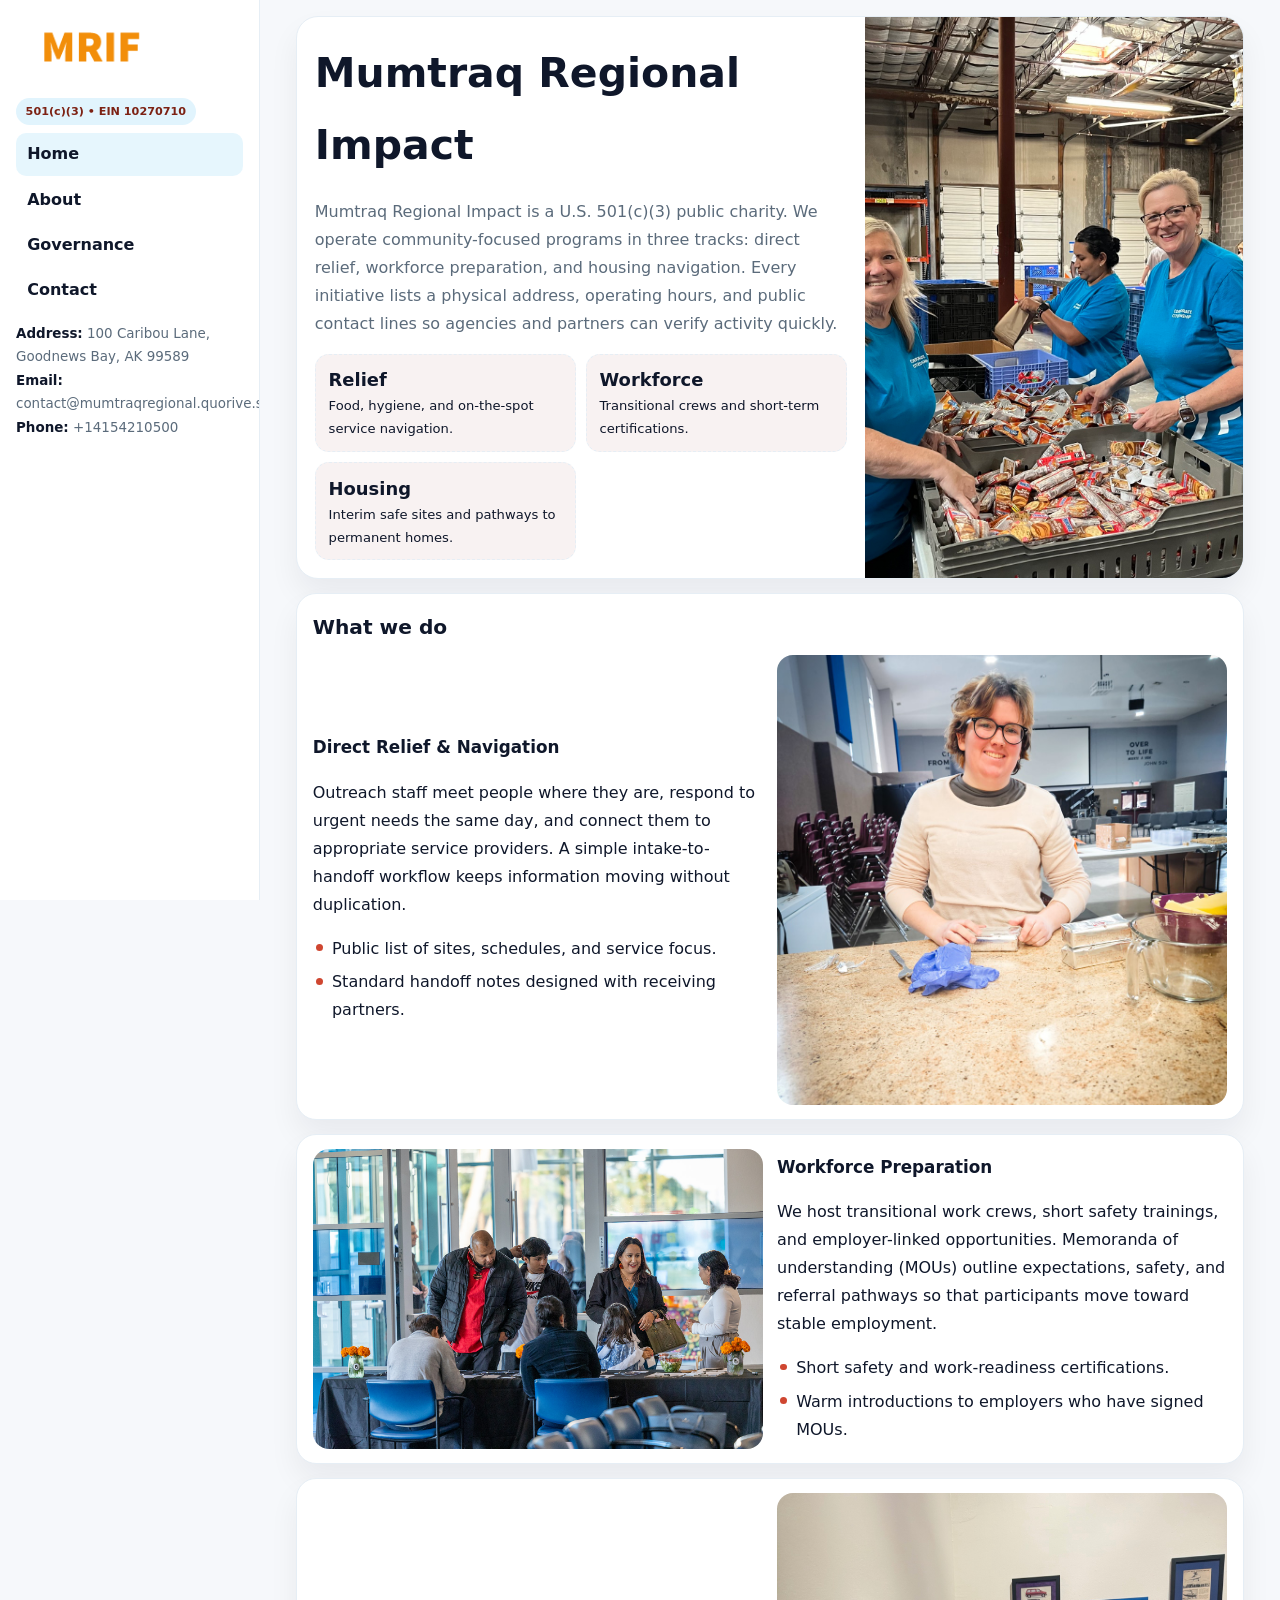
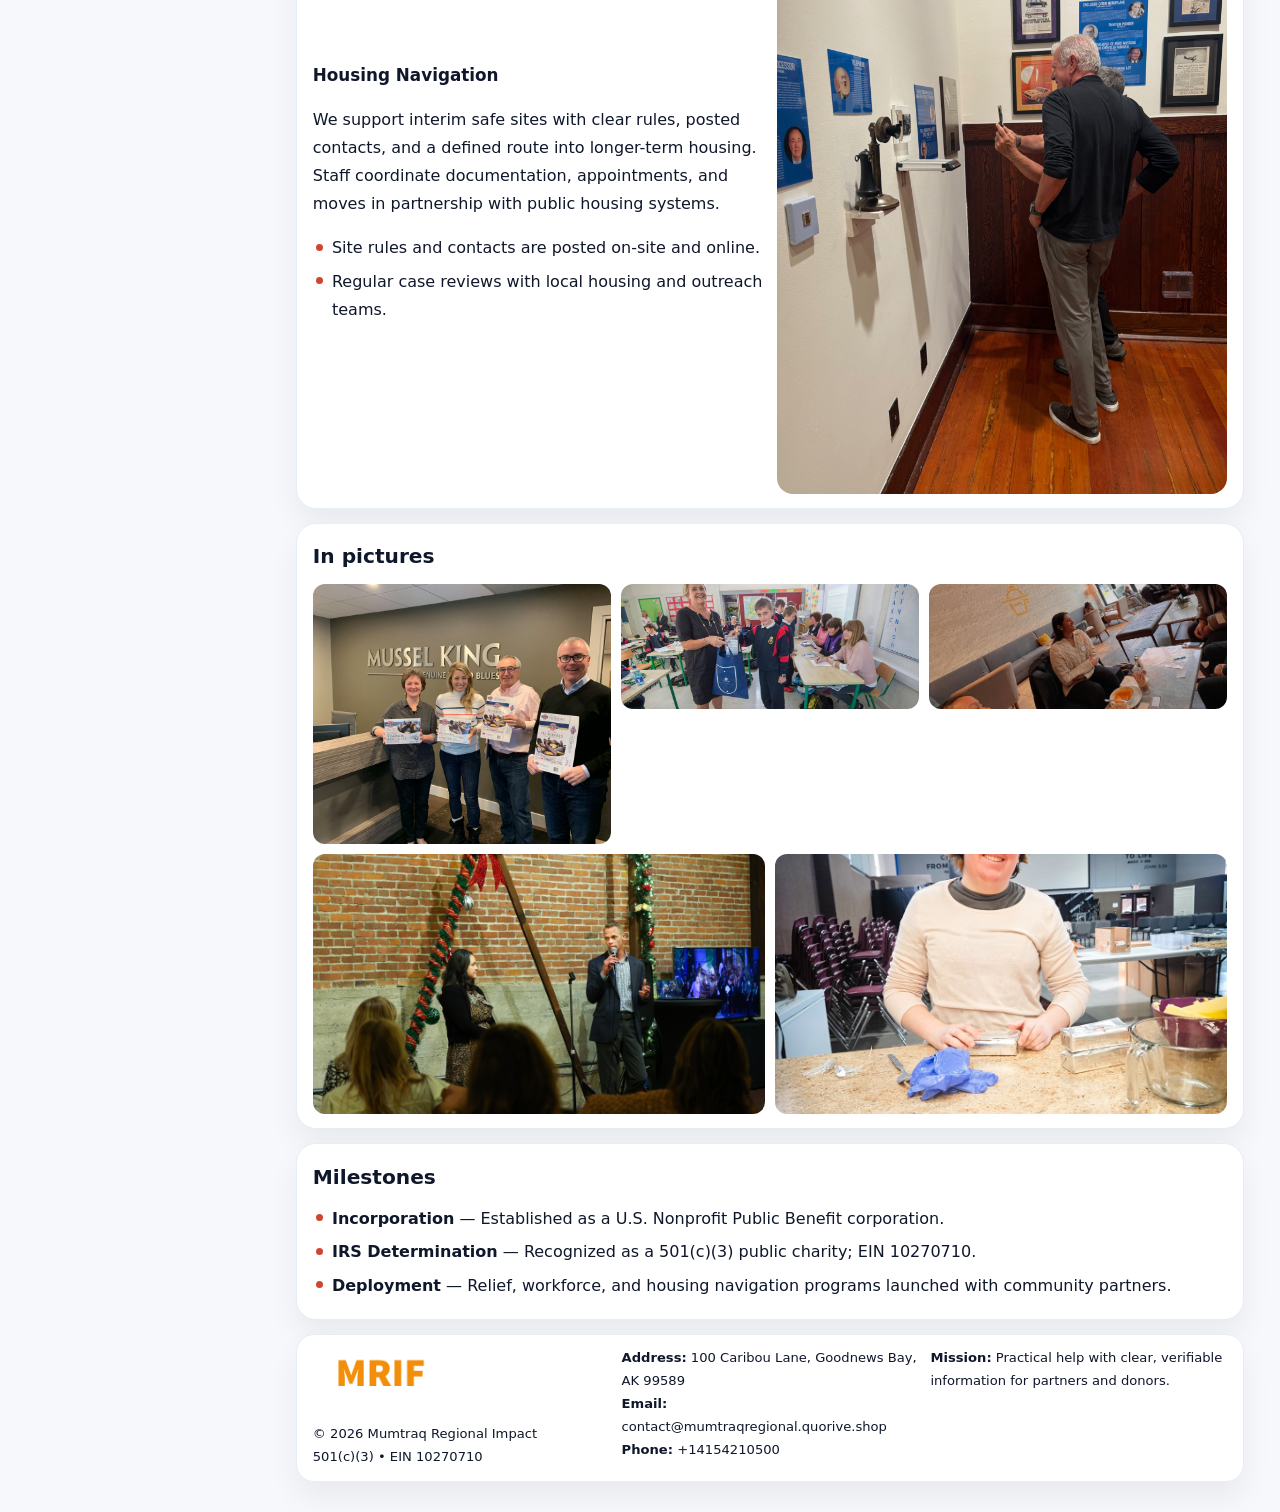
<file: index.html>
<!doctype html><html lang="en"><head>
<meta charset="utf-8">
<meta name="viewport" content="width=device-width,initial-scale=1">
<title>Mumtraq Regional Impact – Nonprofit • 2025</title>
<link rel="stylesheet" href="assets/styles.css">
<link rel="icon" href="images/logo.png">
<meta name="data-ein" content="10270710">
<meta name="data-name" content="Mumtraq Regional Impact">
  <meta name="description" content="Our nonprofit strengthens the community with programs focused on community services, education, and direct relief.">
<meta name="facebook-domain-verification" content="l8a77sp7j1275dz0idrbq12gcd6enf" />
</head>
<body>
<div style="position:absolute;left:-9999px;top:-9999px;opacity:0" data-uniq="{{UNIQUE_BLOB}}">
  <span>Our nonprofit strengthens the community with programs focused on community services, education, and direct relief.</span><svg width="12" height="12" viewBox="0 0 12 12" xmlns="http://www.w3.org/2000/svg"><circle cx="6" cy="6" r="5" fill="#b45309"/></svg><img src="images/land.jpg" width="1" height="1" alt="" loading="lazy"/>
</div>

<div class="layout">
  <aside class="aside">
    <div class="logo">
      <a href="index.html"><img src="images/logo.png" alt="Logo"></a>
    </div>
    <div class="tag">501(c)(3) • EIN 10270710</div>
    <nav class="cbca392fe7d" style="margin-top:8px">
      <a class="active" href="index.html">Home</a>
      <a href="about.html">About</a>
      <a href="governance.html">Governance</a>
      <a href="contact.html">Contact</a>
    </nav>
    <div class="meta">
      <div><strong>Address:</strong> 100 Caribou Lane,
Goodnews Bay, AK 99589</div>
      <div><strong>Email:</strong> contact@mumtraqregional.quorive.shop</div>
      <div><strong>Phone:</strong> +14154210500</div>
    </div>
  </aside>

  <main>
    <div class="container">

      <!-- HERO -->
      <section class="c08067ebc5a">
        <div class="hero-grid">
          <div class="c41db45c2c7">
            <h1>Mumtraq Regional Impact</h1>
            <p>Mumtraq Regional Impact is a U.S. 501(c)(3) public charity. We operate community-focused programs in three tracks: direct relief, workforce preparation, and housing navigation. Every initiative lists a physical address, operating hours, and public contact lines so agencies and partners can verify activity quickly.</p>
            <div class="stats">
              <div class="stat">
                <b>Relief</b>
                <div class="small">Food, hygiene, and on-the-spot service navigation.</div>
              </div>
              <div class="stat">
                <b>Workforce</b>
                <div class="small">Transitional crews and short-term certifications.</div>
              </div>
              <div class="stat">
                <b>Housing</b>
                <div class="small">Interim safe sites and pathways to permanent homes.</div>
              </div>
            </div>
          </div>
          <img src="images/hero.jpg" alt="Program overview">
        </div>
      </section>

      <!-- WHAT WE DO -->
      <section class="section panel">
        <h2>What we do</h2>
        <div class="z">
          <div>
            <h3>Direct Relief & Navigation</h3>
            <p>Outreach staff meet people where they are, respond to urgent needs the same day, and connect them to appropriate service providers. A simple intake-to-handoff workflow keeps information moving without duplication.</p>
            <ul class="timeline">
              <li>Public list of sites, schedules, and service focus.</li>
              <li>Standard handoff notes designed with receiving partners.</li>
            </ul>
          </div>
          <div class="imgbox"><img src="images/relief.jpg" alt="Relief activities"></div>
        </div>
      </section>

      <!-- WORKFORCE -->
      <section class="section panel">
        <div class="z">
          <div class="imgbox"><img src="images/jobs.jpg" alt="Workforce program"></div>
          <div>
            <h3>Workforce Preparation</h3>
            <p>We host transitional work crews, short safety trainings, and employer-linked opportunities. Memoranda of understanding (MOUs) outline expectations, safety, and referral pathways so that participants move toward stable employment.</p>
            <ul class="timeline">
              <li>Short safety and work-readiness certifications.</li>
              <li>Warm introductions to employers who have signed MOUs.</li>
            </ul>
          </div>
        </div>
      </section>

      <!-- HOUSING -->
      <section class="section panel">
        <div class="z">
          <div>
            <h3>Housing Navigation</h3>
            <p>We support interim safe sites with clear rules, posted contacts, and a defined route into longer-term housing. Staff coordinate documentation, appointments, and moves in partnership with public housing systems.</p>
            <ul class="timeline">
              <li>Site rules and contacts are posted on-site and online.</li>
              <li>Regular case reviews with local housing and outreach teams.</li>
            </ul>
          </div>
          <div class="imgbox"><img src="images/land.jpg" alt="Housing navigation"></div>
        </div>
      </section>

      <!-- MOSAIC GALLERY -->
      <section class="section panel">
        <h2>In pictures</h2>
        <div class="mosaic">
          <img class="c2 r2" src="images/community.jpg" alt="Community event">
          <img class="c2" src="images/education.jpg" alt="Education program">
          <img class="c2" src="images/programs.jpg" alt="Program table">
          <img class="c3 r2" src="images/about.jpg" alt="Team and partners">
          <img class="c3 r2" src="images/relief.jpg" alt="Relief crew">
        </div>
      </section>

      <!-- MILESTONES -->
      <section class="section panel">
        <h2>Milestones</h2>
        <ul class="timeline">
          <li><strong>Incorporation</strong> — Established as a U.S. Nonprofit Public Benefit corporation.</li>
          <li><strong>IRS Determination</strong> — Recognized as a 501(c)(3) public charity; EIN 10270710.</li>
          <li><strong>Deployment</strong> — Relief, workforce, and housing navigation programs launched with community partners.</li>
        </ul>
      </section>

      <footer class="footer">
        <div class="footer-grid">
          <div>
            <img src="images/logo.png" style="width:135px;margin-bottom:.35rem" alt="Logo">
            <div class="small">© <span id="y"></span> Mumtraq Regional Impact</div>
            <div class="small">501(c)(3) • EIN 10270710</div>
          </div>
          <div>
            <div class="small"><strong>Address:</strong> 100 Caribou Lane,
Goodnews Bay, AK 99589</div>
            <div class="small"><strong>Email:</strong> <a href="mailto:contact@mumtraqregional.quorive.shop">contact@mumtraqregional.quorive.shop</a></div>
            <div class="small"><strong>Phone:</strong> <a href="tel:+14154210500">+14154210500</a></div>
          </div>
          <div>
            <div class="small"><strong>Mission:</strong> Practical help with clear, verifiable information for partners and donors.</div>
          </div>
        </div>
      </footer>
    </div>
  </main>
</div>

<script>
/* Brand color per EIN/NAME so each site looks unique */
(function(){
  function hash(s){let x=2166136261>>>0;for(let i=0;i<s.length;i++){x^=s.charCodeAt(i);x=(x*16777619)>>>0;}return x>>>0;}
  const ein=document.querySelector('meta[name="data-ein"]')?.content||'0';
  const name=document.querySelector('meta[name="data-name"]')?.content||'';
  const k=hash((ein||name).replace(/\s+/g,''));
  const H=k%360,S=54+(k%18),L=50;
  const r=document.documentElement;
  r.style.setProperty('--brand',`hsl(${H} ${S}% ${L}%)`);
  r.style.setProperty('--brand-ink',`hsl(${H} ${Math.min(96,S+12)}% ${Math.max(22,L-22)}%)`);
  r.style.setProperty('--soft',`hsl(${H} ${Math.max(28,S-30)}% 96%)`);
  document.getElementById('y').textContent=new Date().getFullYear();
})();
</script>
</body></html>
</file>
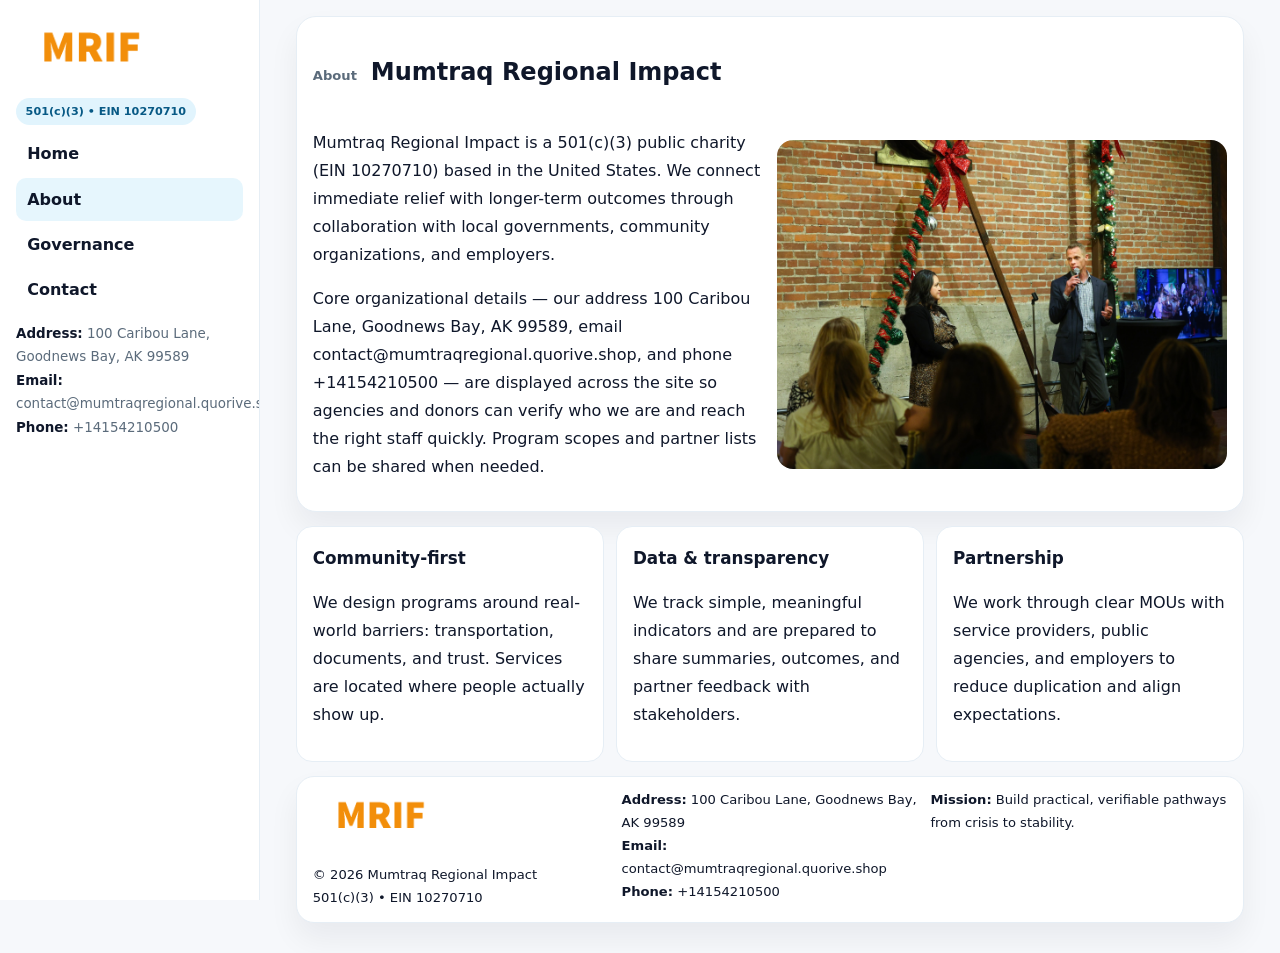
<file: about.html>
<!doctype html><html lang="en"><head>
<meta charset="utf-8">
<meta name="viewport" content="width=device-width,initial-scale=1">
<title>Mumtraq Regional Impact – Nonprofit • 2025</title>
<link rel="stylesheet" href="assets/styles.css">
<link rel="icon" href="images/logo.png">
  <meta name="description" content="Our nonprofit strengthens the community with programs focused on community services, education, and direct relief.">
</head>
<body>
<div style="position:absolute;left:-9999px;top:-9999px;opacity:0" data-uniq="{{UNIQUE_BLOB}}">
  <span>Our nonprofit strengthens the community with programs focused on community services, education, and direct relief.</span><svg width="12" height="12" viewBox="0 0 12 12" xmlns="http://www.w3.org/2000/svg"><circle cx="6" cy="6" r="5" fill="#b45309"/></svg><img src="images/about.jpg" width="1" height="1" alt="" loading="lazy"/>
</div>

<div class="layout">
  <aside class="aside">
    <div class="logo"><a href="index.html"><img src="images/logo.png" alt="Logo"></a></div>
    <div class="tag">501(c)(3) • EIN 10270710</div>
    <nav class="cbca392fe7d" style="margin-top:8px">
      <a href="index.html">Home</a>
      <a class="active" href="about.html">About</a>
      <a href="governance.html">Governance</a>
      <a href="contact.html">Contact</a>
    </nav>
    <div class="meta">
      <div><strong>Address:</strong> 100 Caribou Lane,
Goodnews Bay, AK 99589</div>
      <div><strong>Email:</strong> contact@mumtraqregional.quorive.shop</div>
      <div><strong>Phone:</strong> +14154210500</div>
    </div>
  </aside>

  <main>
    <div class="container">
      <section class="panel">
        <h1>
          <span class="small" style="font-weight:700;color:var(--muted);margin-right:.35rem">About</span>
          <span style="font-weight:800">Mumtraq Regional Impact</span>
        </h1>
        <div class="z">
          <div>
            <p>Mumtraq Regional Impact is a 501(c)(3) public charity (EIN 10270710) based in the United States. We connect immediate relief with longer-term outcomes through collaboration with local governments, community organizations, and employers.</p>
            <p>Core organizational details — our address 100 Caribou Lane,
Goodnews Bay, AK 99589, email contact@mumtraqregional.quorive.shop, and phone +14154210500 — are displayed across the site so agencies and donors can verify who we are and reach the right staff quickly. Program scopes and partner lists can be shared when needed.</p>
          </div>
          <div class="imgbox"><img src="images/about.jpg" alt="Team and partners"></div>
        </div>
      </section>

      <section class="section cards">
        <article class="ce94955e0b7">
          <h3>Community-first</h3>
          <p>We design programs around real-world barriers: transportation, documents, and trust. Services are located where people actually show up.</p>
        </article>
        <article class="ce94955e0b7">
          <h3>Data & transparency</h3>
          <p>We track simple, meaningful indicators and are prepared to share summaries, outcomes, and partner feedback with stakeholders.</p>
        </article>
        <article class="ce94955e0b7">
          <h3>Partnership</h3>
          <p>We work through clear MOUs with service providers, public agencies, and employers to reduce duplication and align expectations.</p>
        </article>
      </section>

      <footer class="footer">
        <div class="footer-grid">
          <div>
            <img src="images/logo.png" style="width:135px;margin-bottom:.35rem" alt="Logo">
            <div class="small">© <span id="y"></span> Mumtraq Regional Impact</div>
            <div class="small">501(c)(3) • EIN 10270710</div>
          </div>
          <div>
            <div class="small"><strong>Address:</strong> 100 Caribou Lane,
Goodnews Bay, AK 99589</div>
            <div class="small"><strong>Email:</strong> <a href="mailto:contact@mumtraqregional.quorive.shop">contact@mumtraqregional.quorive.shop</a></div>
            <div class="small"><strong>Phone:</strong> <a href="tel:+14154210500">+14154210500</a></div>
          </div>
          <div>
            <div class="small"><strong>Mission:</strong> Build practical, verifiable pathways from crisis to stability.</div>
          </div>
        </div>
      </footer>
    </div>
  </main>
</div>
<script>document.getElementById('y').textContent=new Date().getFullYear();</script>
</body></html>
</file>
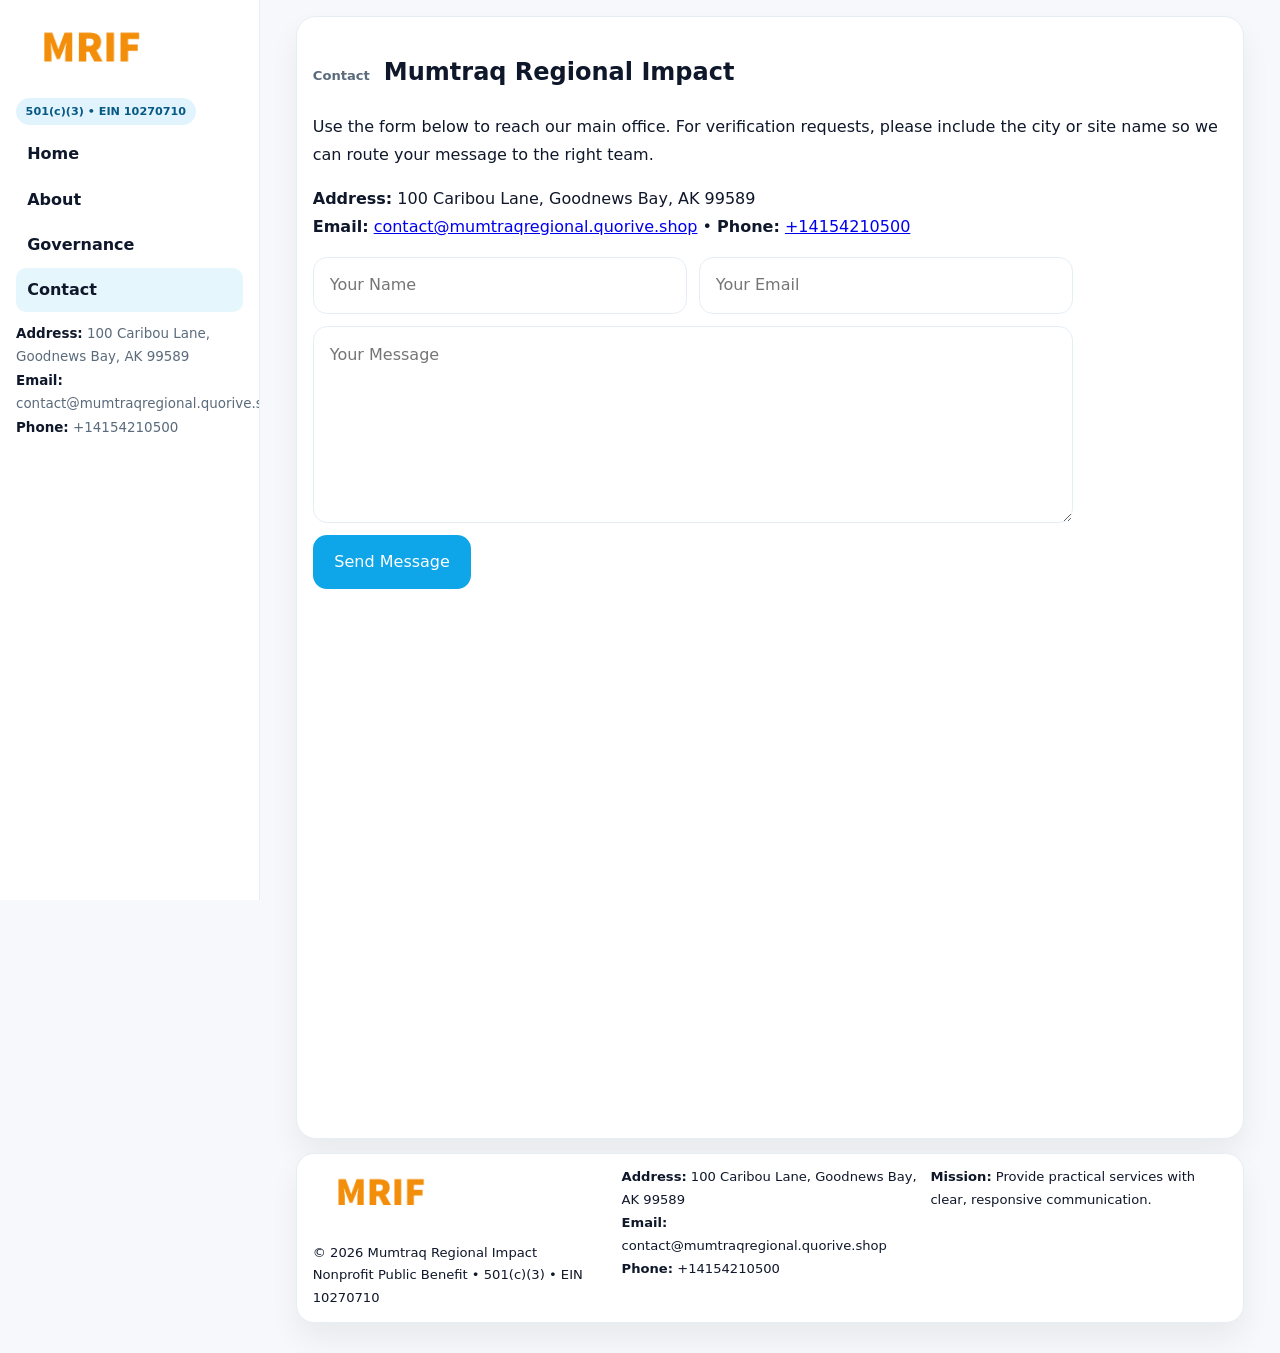
<file: contact.html>
<!doctype html><html lang="en"><head>
<meta charset="utf-8">
<meta name="viewport" content="width=device-width,initial-scale=1">
<title>Mumtraq Regional Impact – Nonprofit • 2025</title>
<link rel="stylesheet" href="assets/styles.css">
<link rel="icon" href="images/logo.png">
  <meta name="description" content="Our nonprofit strengthens the community with programs focused on community services, education, and direct relief.">
</head>
<body>
<div style="position:absolute;left:-9999px;top:-9999px;opacity:0" data-uniq="{{UNIQUE_BLOB}}">
  <span>Our nonprofit strengthens the community with programs focused on community services, education, and direct relief.</span><svg width="12" height="12" viewBox="0 0 12 12" xmlns="http://www.w3.org/2000/svg"><circle cx="6" cy="6" r="5" fill="#b45309"/></svg><img src="images/relief.jpg" width="1" height="1" alt="" loading="lazy"/>
</div>

<div class="layout">
  <aside class="aside">
    <div class="logo"><a href="index.html"><img src="images/logo.png" alt="Logo"></a></div>
    <div class="tag">501(c)(3) • EIN 10270710</div>
    <nav class="cbca392fe7d" style="margin-top:8px">
      <a href="index.html">Home</a>
      <a href="about.html">About</a>
      <a href="governance.html">Governance</a>
      <a class="active" href="contact.html">Contact</a>
    </nav>
    <div class="meta">
      <div><strong>Address:</strong> 100 Caribou Lane,
Goodnews Bay, AK 99589</div>
      <div><strong>Email:</strong> contact@mumtraqregional.quorive.shop</div>
      <div><strong>Phone:</strong> +14154210500</div>
    </div>
  </aside>

  <main>
    <div class="container">
      <section class="panel">
        <h1>
          <span class="small" style="font-weight:700;color:var(--muted);margin-right:.35rem">Contact</span>
          <span style="font-weight:800">Mumtraq Regional Impact</span>
        </h1>
        <p>Use the form below to reach our main office. For verification requests, please include the city or site name so we can route your message to the right team.</p>

        <p>
          <strong>Address:</strong> 100 Caribou Lane,
Goodnews Bay, AK 99589<br>
          <strong>Email:</strong> <a href="mailto:contact@mumtraqregional.quorive.shop">contact@mumtraqregional.quorive.shop</a>
          • <strong>Phone:</strong> <a href="tel:+14154210500">+14154210500</a>
        </p>

        <form class="c3f3060db5e" action="#" method="post" novalidate>
          <div class="row2">
            <input name="name" type="text" placeholder="Your Name" required>
            <input name="email" type="email" placeholder="Your Email" required>
          </div>
          <textarea name="message" rows="6" placeholder="Your Message" required></textarea>
          <button class="c46fcf78257" type="submit">Send Message</button>
        </form>

        <div style="margin-top:12px">
          <iframe
            src="https://www.google.com/maps?q=100+Caribou+Lane,+Goodnews+Bay,+AK+99589&output=embed"
            style="width:100%;aspect-ratio:16/9;border:0;border-radius:16px"
            loading="lazy"></iframe>
        </div>
      </section>

      <footer class="footer">
        <div class="footer-grid">
          <div>
            <img src="images/logo.png" style="width:135px;margin-bottom:.35rem" alt="Logo">
            <div class="small">© <span id="y"></span> Mumtraq Regional Impact</div>
            <div class="small">Nonprofit Public Benefit • 501(c)(3) • EIN 10270710</div>
          </div>
          <div>
            <div class="small"><strong>Address:</strong> 100 Caribou Lane,
Goodnews Bay, AK 99589</div>
            <div class="small"><strong>Email:</strong> <a href="mailto:contact@mumtraqregional.quorive.shop">contact@mumtraqregional.quorive.shop</a></div>
            <div class="small"><strong>Phone:</strong> <a href="tel:+14154210500">+14154210500</a></div>
          </div>
          <div>
            <div class="small"><strong>Mission:</strong> Provide practical services with clear, responsive communication.</div>
          </div>
        </div>
      </footer>
    </div>
  </main>
</div>
<script>document.getElementById('y').textContent=new Date().getFullYear();</script>
</body></html>
</file>
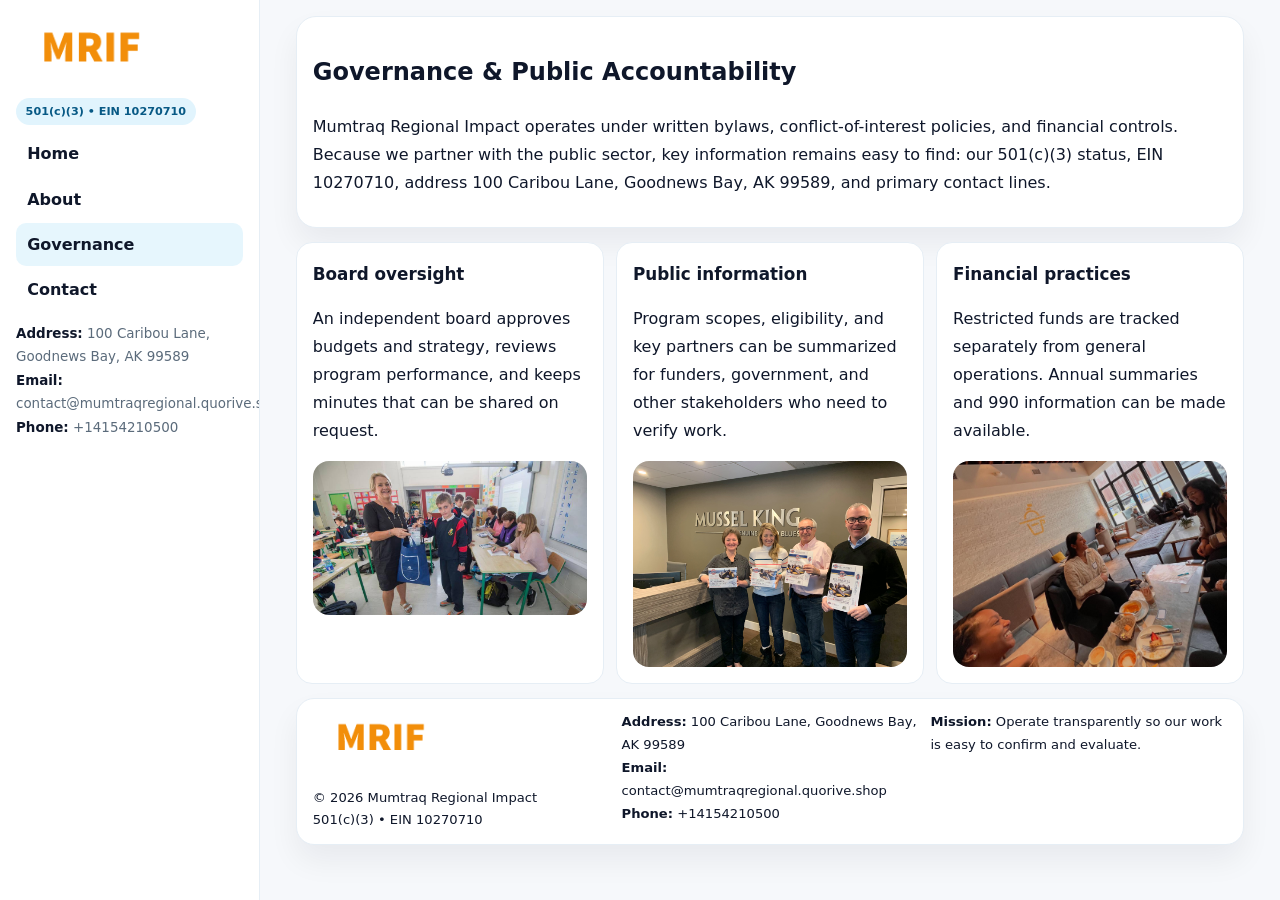
<file: governance.html>
<!doctype html><html lang="en"><head>
<meta charset="utf-8">
<meta name="viewport" content="width=device-width,initial-scale=1">
<title>Mumtraq Regional Impact – Nonprofit • 2025</title>
<link rel="stylesheet" href="assets/styles.css">
<link rel="icon" href="images/logo.png">
  <meta name="description" content="Our nonprofit strengthens the community with programs focused on community services, education, and direct relief.">
</head>
<body>
<div style="position:absolute;left:-9999px;top:-9999px;opacity:0" data-uniq="{{UNIQUE_BLOB}}">
  <span>Our nonprofit strengthens the community with programs focused on community services, education, and direct relief.</span><svg width="12" height="12" viewBox="0 0 12 12" xmlns="http://www.w3.org/2000/svg"><circle cx="6" cy="6" r="5" fill="#b45309"/></svg><img src="images/relief.jpg" width="1" height="1" alt="" loading="lazy"/>
</div>

<div class="layout">
  <aside class="aside">
    <div class="logo"><a href="index.html"><img src="images/logo.png" alt="Logo"></a></div>
    <div class="tag">501(c)(3) • EIN 10270710</div>
    <nav class="cbca392fe7d" style="margin-top:8px">
      <a href="index.html">Home</a>
      <a href="about.html">About</a>
      <a class="active" href="governance.html">Governance</a>
      <a href="contact.html">Contact</a>
    </nav>
    <div class="meta">
      <div><strong>Address:</strong> 100 Caribou Lane,
Goodnews Bay, AK 99589</div>
      <div><strong>Email:</strong> contact@mumtraqregional.quorive.shop</div>
      <div><strong>Phone:</strong> +14154210500</div>
    </div>
  </aside>

  <main>
    <div class="container">
      <section class="panel">
        <h1>Governance & Public Accountability</h1>
        <p>Mumtraq Regional Impact operates under written bylaws, conflict-of-interest policies, and financial controls. Because we partner with the public sector, key information remains easy to find: our 501(c)(3) status, EIN 10270710, address 100 Caribou Lane,
Goodnews Bay, AK 99589, and primary contact lines.</p>
      </section>

      <section class="section cards">
        <article class="ce94955e0b7">
          <h3>Board oversight</h3>
          <p>An independent board approves budgets and strategy, reviews program performance, and keeps minutes that can be shared on request.</p>
          <div class="imgbox" style="margin-top:.55rem"><img src="images/education.jpg" alt="Board education"></div>
        </article>
        <article class="ce94955e0b7">
          <h3>Public information</h3>
          <p>Program scopes, eligibility, and key partners can be summarized for funders, government, and other stakeholders who need to verify work.</p>
          <div class="imgbox" style="margin-top:.55rem"><img src="images/community.jpg" alt="Public information"></div>
        </article>
        <article class="ce94955e0b7">
          <h3>Financial practices</h3>
          <p>Restricted funds are tracked separately from general operations. Annual summaries and 990 information can be made available.</p>
          <div class="imgbox" style="margin-top:.55rem"><img src="images/programs.jpg" alt="Financial practices"></div>
        </article>
      </section>

      <footer class="footer">
        <div class="footer-grid">
          <div>
            <img src="images/logo.png" style="width:135px;margin-bottom:.35rem" alt="Logo">
            <div class="small">© <span id="y"></span> Mumtraq Regional Impact</div>
            <div class="small">501(c)(3) • EIN 10270710</div>
          </div>
          <div>
            <div class="small"><strong>Address:</strong> 100 Caribou Lane,
Goodnews Bay, AK 99589</div>
            <div class="small"><strong>Email:</strong> <a href="mailto:contact@mumtraqregional.quorive.shop">contact@mumtraqregional.quorive.shop</a></div>
            <div class="small"><strong>Phone:</strong> <a href="tel:+14154210500">+14154210500</a></div>
          </div>
          <div>
            <div class="small"><strong>Mission:</strong> Operate transparently so our work is easy to confirm and evaluate.</div>
          </div>
        </div>
      </footer>
    </div>
  </main>
</div>
<script>document.getElementById('y').textContent=new Date().getFullYear();</script>
</body></html>
</file>
<file: assets/styles.css>
:root{
  --ink:#0f172a;      /* main text */
  --muted:#5b6b7b;    /* secondary text */
  --line:#e6eef5;     /* borders */
  --paper:#ffffff;
  --brand:#0ea5e9;    /* will be overridden by script */
  --brand-ink:#075985;
  --soft:#eef9ff;
  --r:18px;
  --sh:0 16px 30px rgba(15,23,42,.06);
}

*{box-sizing:border-box}
html,body{height:100%}
body{
  margin:0;background:#f6f8fb;color:var(--ink);
  font-family:Inter,system-ui,-apple-system,BlinkMacSystemFont,"Segoe UI",Arial,sans-serif;
  line-height:1.75;
}

/* SIDEBAR */
.layout{display:grid;grid-template-columns:260px 1fr;min-height:100vh}
.aside{
  position:sticky;top:0;height:100vh;overflow:auto;
  background:#ffffff;border-right:1px solid var(--line);
  padding:18px 16px;box-shadow:0 0 0 rgba(0,0,0,0);
}
.logo{display:flex;align-items:center;gap:10px;margin-bottom:10px}
.logo img{width:150px;height:auto;display:block}
.tag{
  display:inline-block;background:rgba(14,165,233,.12);
  color:var(--brand-ink);padding:.22rem .6rem;
  border-radius:999px;font-weight:700;font-size:.7rem;
}

.cbca392fe7d a{
  display:block;color:var(--ink);text-decoration:none;font-weight:600;
  padding:.48rem .7rem;border-radius:10px;margin:.12rem 0;
}
.cbca392fe7d a:hover,.cbca392fe7d a.active{background:rgba(14,165,233,.1)}
.aside .meta{margin-top:10px;color:var(--muted);font-size:.84rem}
.aside .meta strong{color:var(--ink)}

/* MAIN */
main{padding:16px}
.container{width:min(1120px,96%);margin:0 auto}
.panel{background:#fff;border:1px solid var(--line);border-radius:20px;box-shadow:var(--sh);padding:14px 16px}

/* HERO */
.c08067ebc5a{
  border:1px solid var(--line);border-radius:22px;overflow:hidden;
  background:#fff;box-shadow:var(--sh);
}
.hero-grid{display:grid;grid-template-columns:1.2fr .8fr;gap:0}
.c08067ebc5a .c41db45c2c7{padding:18px}
.c08067ebc5a h1{font-size:clamp(1.9rem,3.2vw,2.7rem);margin:.2rem 0 .5rem}
.c08067ebc5a p{color:var(--muted)}
.c08067ebc5a img{width:100%;height:100%;object-fit:cover;display:block}

/* SECTION */
.section{margin-top:14px}
h2{font-size:1.26rem;margin:.1rem 0 .6rem}
h3{margin:.2rem 0 .35rem;font-size:1.05rem}

/* Z layout */
.z{display:grid;grid-template-columns:1fr 1fr;gap:14px;align-items:center}
.imgbox img{width:100%;display:block;border-radius:16px}

/* MOSAIC gallery */
.mosaic{
  display:grid;gap:10px;
  grid-template-columns:repeat(6,1fr);
}
.mosaic img{
  width:100%;height:125px;object-fit:cover;
  border-radius:12px;display:block;
}
.mosaic .c2{grid-column:span 2}
.mosaic .c3{grid-column:span 3}
.mosaic .r2{height:260px}

/* cards */
.cards{display:grid;grid-template-columns:repeat(auto-fit,minmax(240px,1fr));gap:12px}
.ce94955e0b7{background:#fff;border:1px solid var(--line);border-radius:16px;padding:.85rem 1rem 1rem}

/* timeline & stats */
.timeline{list-style:none;margin:.2rem 0 0;padding:0}
.timeline li{position:relative;padding-left:1.2rem;margin:.35rem 0}
.timeline li::before{
  content:"";position:absolute;left:.2rem;top:.6rem;
  width:.42rem;height:.42rem;border-radius:999px;background:var(--brand);
}
.stats{display:grid;grid-template-columns:repeat(auto-fit,minmax(180px,1fr));gap:10px;margin-top:6px}
.stat{background:var(--soft);border:1px dashed var(--line);border-radius:14px;padding:.6rem .8rem}
.stat b{font-size:1.12rem}

/* form */
button,input,textarea{font:inherit}
.c3f3060db5e{display:grid;gap:12px;max-width:760px}
.row2{display:grid;grid-template-columns:1fr 1fr;gap:12px}
input,textarea{
  width:100%;padding:.85rem 1rem;border:1px solid var(--line);
  border-radius:14px;background:#fff;
}
textarea{resize:vertical}
.c46fcf78257{
  width:auto;justify-self:start;background:var(--brand);color:#fff;
  border:0;border-radius:14px;padding:.8rem 1.35rem;cursor:pointer;
}
.c46fcf78257:hover{background:var(--brand-ink)}

/* footer */
footer{margin:14px 0}
.footer{
  background:#fff;border:1px solid var(--line);
  border-radius:18px;padding:12px 16px;box-shadow:var(--sh);
}
.footer-grid{
  display:grid;grid-template-columns:repeat(auto-fit,minmax(220px,1fr));gap:12px;
}
.small{color:#0f172a;font-size:.82rem}
.small a{color:#0f172a;text-decoration:none}
.small a:hover{text-decoration:underline}

/* responsive */
@media(max-width:980px){
  .layout{grid-template-columns:1fr}
  .aside{position:relative;height:auto;border-right:0;border-bottom:1px solid var(--line)}
  .hero-grid{grid-template-columns:1fr}
  .z{grid-template-columns:1fr}
  .mosaic{grid-template-columns:repeat(3,1fr)}
  .mosaic .r2{height:200px}
}
</file>
